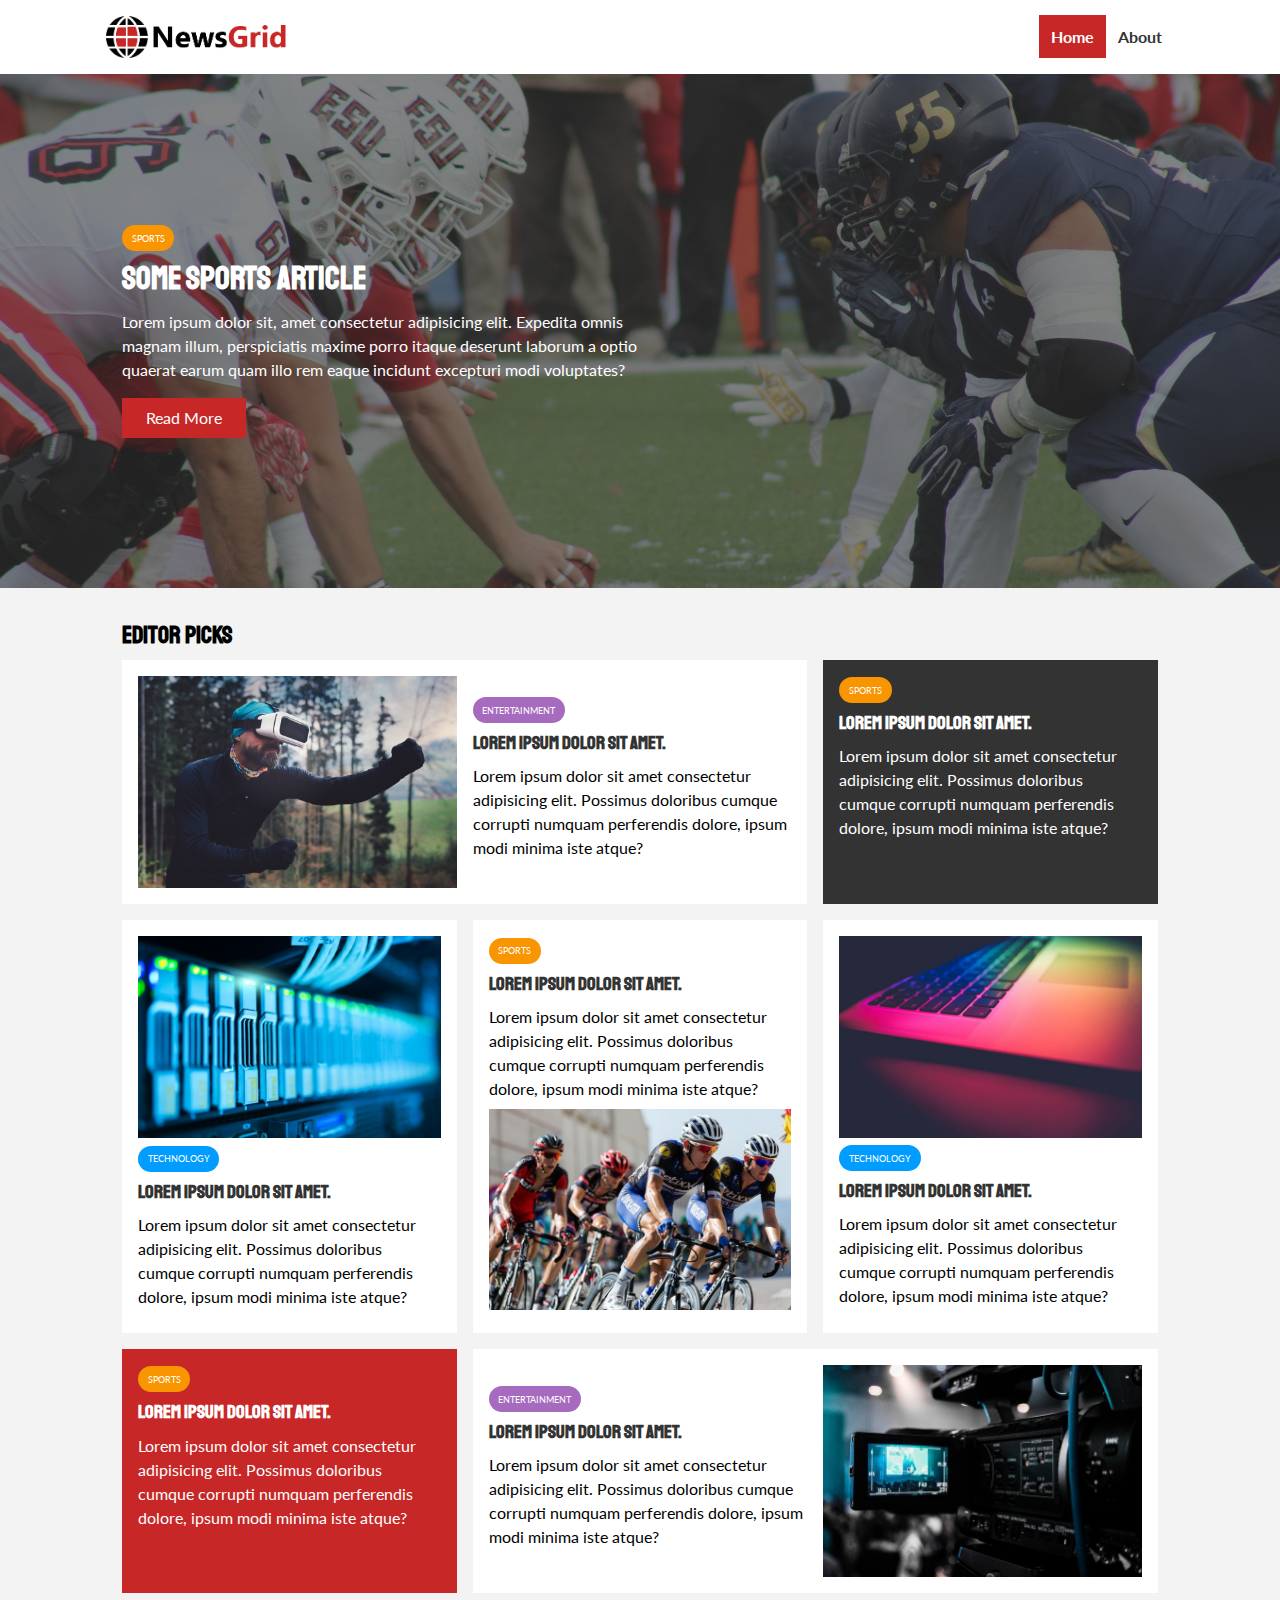
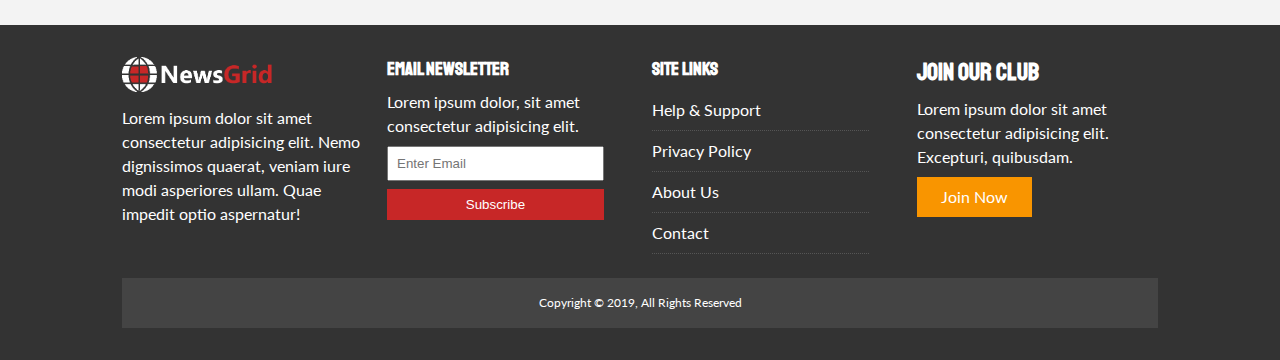
<file: index.html>
<!DOCTYPE html>
<html lang="en">
<head>
  <meta charset="UTF-8">
  <meta name="viewport" content="width=device-width, initial-scale=1.0">
  <meta http-equiv="X-UA-Compatible" content="ie=edge">
  <title>NewsGrid | Latest News</title>
  <link rel="stylesheet" href="https://use.fontawesome.com/releases/v5.8.2/css/all.css" integrity="sha384-oS3vJWv+0UjzBfQzYUhtDYW+Pj2yciDJxpsK1OYPAYjqT085Qq/1cq5FLXAZQ7Ay" crossorigin="anonymous">
  <link href="https://fonts.googleapis.com/css?family=Lato|Staatliches" rel="stylesheet">
  <link rel="stylesheet" href="css/style.css">
  <link rel="stylesheet" media="screen and (max-width: 768px)" href="css/mobile.css">
  <link rel="shortcut icon" type="image/x-icon" href="favicon.ico">
</head>
<body>
  <nav id="main-nav">
    <div class="container">
      <img src="img/logo.png" alt="NewsGrid" class="logo">
      <div class="social">
        <a href="http://facebook.com" target="_blank"><i class="fab fa-facebook fa-2x"></i></a>
        <a href="http://twitter.com" target="_blank"><i class="fab fa-twitter fa-2x"></i></a>
        <a href="http://instagram.com" target="_blank"><i class="fab fa-instagram fa-2x"></i></a>
        <a href="http://youtube.com" target="_blank"><i class="fab fa-youtube fa-2x"></i></a>
      </div>
      <ul>
        <li><a class="current" href="index.html">Home</a></li>
        <li><a href="about.html">About</a></li>
      </ul>
    </div>
  </nav>

  <!-- Showcase -->
  <header id="showcase">
    <div class="container">
      <div class="showcase-container">
        <div class="showcase-content">
          <div class="category category-sports">Sports</div>
          <h1>Some Sports Article</h1>
          <p>Lorem ipsum dolor sit, amet consectetur adipisicing elit. Expedita omnis magnam illum, perspiciatis maxime porro itaque deserunt laborum a optio quaerat earum quam illo rem eaque incidunt excepturi modi voluptates?</p>
          <a href="article.html" class="btn btn-primary">Read More</a>
        </div>
      </div>
    </div>
  </header>

  <!-- Home Articles -->
  <section id="home-articles" class="py-2">
    <div class="container">
      <h2>Editor Picks</h2>
      <div class="articles-container">
        <article class="card">
          <img src="img/articles/ent1.jpg" alt="">
          <div>
            <div class="category category-ent">Entertainment</div>
            <h3>
              <a href="article.html">Lorem ipsum dolor sit amet.</a>
            </h3>
            <p>Lorem ipsum dolor sit amet consectetur adipisicing elit. Possimus doloribus cumque corrupti numquam perferendis dolore, ipsum modi minima iste atque?</p>
          </div>
        </article>
        <article class="card bg-dark">
          <div>
            <div class="category category-sports">Sports</div>
            <h3>
              <a href="article.html">Lorem ipsum dolor sit amet.</a>
            </h3>
            <p>Lorem ipsum dolor sit amet consectetur adipisicing elit. Possimus doloribus cumque corrupti numquam perferendis dolore, ipsum modi minima iste atque?</p>
          </div>
        </article>
        <article class="card">
          <img src="img/articles/tech1.jpg" alt="">
          <div>
            <div class="category category-tech">Technology</div>
            <h3>
              <a href="article.html">Lorem ipsum dolor sit amet.</a>
            </h3>
            <p>Lorem ipsum dolor sit amet consectetur adipisicing elit. Possimus doloribus cumque corrupti numquam perferendis dolore, ipsum modi minima iste atque?</p>
          </div>
        </article>
        <article class="card">
          <div>
            <div class="category category-sports">Sports</div>
            <h3>
              <a href="article.html">Lorem ipsum dolor sit amet.</a>
            </h3>
            <p>Lorem ipsum dolor sit amet consectetur adipisicing elit. Possimus doloribus cumque corrupti numquam perferendis dolore, ipsum modi minima iste atque?</p>
            <img src="img/articles/sports1.jpg" alt="">
          </div>
        </article>
        <article class="card">
          <img src="img/articles/tech2.jpg" alt="">
          <div>
            <div class="category category-tech">Technology</div>
            <h3>
              <a href="article.html">Lorem ipsum dolor sit amet.</a>
            </h3>
            <p>Lorem ipsum dolor sit amet consectetur adipisicing elit. Possimus doloribus cumque corrupti numquam perferendis dolore, ipsum modi minima iste atque?</p>
          </div>
        </article>
        <article class="card bg-primary">
          <div>
            <div class="category category-sports">Sports</div>
            <h3>
              <a href="article.html">Lorem ipsum dolor sit amet.</a>
            </h3>
            <p>Lorem ipsum dolor sit amet consectetur adipisicing elit. Possimus doloribus cumque corrupti numquam perferendis dolore, ipsum modi minima iste atque?</p>
          </div>
        </article>
        <article class="card">
          <div>
            <div class="category category-ent">Entertainment</div>
            <h3>
              <a href="article.html">Lorem ipsum dolor sit amet.</a>
            </h3>
            <p>Lorem ipsum dolor sit amet consectetur adipisicing elit. Possimus doloribus cumque corrupti numquam perferendis dolore, ipsum modi minima iste atque?</p>
          </div>
          <img src="img/articles/ent2.jpg" alt="">
        </article>
      </div>
    </div>
  </section>

  <!-- Footer -->
  <footer id="main-footer" class="py-2">
    <div class="container footer-container">
      <div>
        <img src="img/logo_light.png" alt="NewsGrid">
        <p>Lorem ipsum dolor sit amet consectetur adipisicing elit. Nemo dignissimos quaerat, veniam iure modi asperiores ullam. Quae impedit optio aspernatur!</p>
      </div>
      <div>
        <h3>Email Newsletter</h3>
        <p>Lorem ipsum dolor, sit amet consectetur adipisicing elit.</p>
        <form name="contact" method="POST" data-netlify="true">
          <input type="email" name="email" placeholder="Enter Email">
          <input type="submit" value="Subscribe" class="btn btn-primary">
        </form>
      </div>
      <div>
        <h3>Site Links</h3>
        <ul class="list">
          <li><a href="#">Help & Support</a></li>
          <li><a href="#">Privacy Policy</a></li>
          <li><a href="#">About Us</a></li>
          <li><a href="#">Contact</a></li>
        </ul>
      </div>
      <div>
        <h2>Join Our Club</h2>
        <p>Lorem ipsum dolor sit amet consectetur adipisicing elit. Excepturi, quibusdam.</p>
        <a href="#" class="btn btn-secondary">Join Now</a>
      </div>
      <div>
        <p>Copyright &copy; 2019, All Rights Reserved</p>
      </div>
    </div>
  </footer>

</body>
</html>
</file>
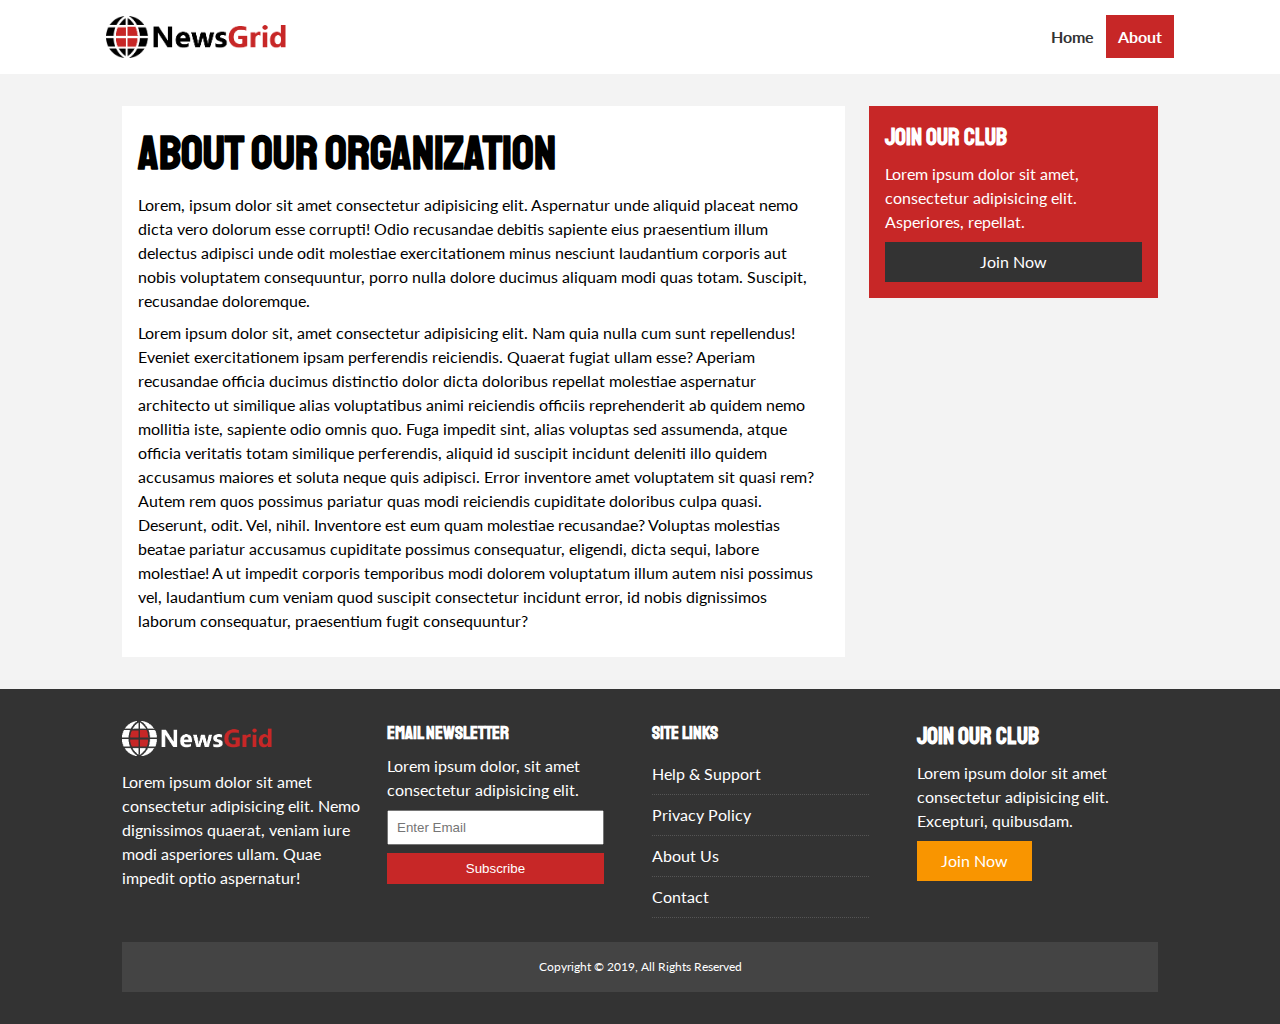
<file: about.html>
<!DOCTYPE html>
<html lang="en">
<head>
  <meta charset="UTF-8">
  <meta name="viewport" content="width=device-width, initial-scale=1.0">
  <meta http-equiv="X-UA-Compatible" content="ie=edge">
  <title>NewsGrid | About</title>
  <link rel="stylesheet" href="https://use.fontawesome.com/releases/v5.8.2/css/all.css" integrity="sha384-oS3vJWv+0UjzBfQzYUhtDYW+Pj2yciDJxpsK1OYPAYjqT085Qq/1cq5FLXAZQ7Ay" crossorigin="anonymous">
  <link href="https://fonts.googleapis.com/css?family=Lato|Staatliches" rel="stylesheet">
  <link rel="stylesheet" href="css/style.css">
  <link rel="stylesheet" media="screen and (max-width: 768px)" href="css/mobile.css">
  <link rel="shortcut icon" type="image/x-icon" href="favicon.ico">
</head>
<body>
  <nav id="main-nav">
    <div class="container">
      <img src="img/logo.png" alt="NewsGrid" class="logo">
      <div class="social">
        <a href="http://facebook.com" target="_blank"><i class="fab fa-facebook fa-2x"></i></a>
        <a href="http://twitter.com" target="_blank"><i class="fab fa-twitter fa-2x"></i></a>
        <a href="http://instagram.com" target="_blank"><i class="fab fa-instagram fa-2x"></i></a>
        <a href="http://youtube.com" target="_blank"><i class="fab fa-youtube fa-2x"></i></a>
      </div>
      <ul>
        <li><a href="index.html">Home</a></li>
        <li><a class="current" href="about.html">About</a></li>
      </ul>
    </div>
  </nav>

  <section id="about">
    <div class="container">
      <div class="page-container">
        <article class="card">
          <h1 class="l-heading">About Our Organization</h1>
          <p>Lorem, ipsum dolor sit amet consectetur adipisicing elit. Aspernatur unde aliquid placeat nemo dicta vero dolorum esse corrupti! Odio recusandae debitis sapiente eius praesentium illum delectus adipisci unde odit molestiae exercitationem minus nesciunt laudantium corporis aut nobis voluptatem consequuntur, porro nulla dolore ducimus aliquam modi quas totam. Suscipit, recusandae doloremque.</p>
          <p>Lorem ipsum dolor sit, amet consectetur adipisicing elit. Nam quia nulla cum sunt repellendus! Eveniet exercitationem ipsam perferendis reiciendis. Quaerat fugiat ullam esse? Aperiam recusandae officia ducimus distinctio dolor dicta doloribus repellat molestiae aspernatur architecto ut similique alias voluptatibus animi reiciendis officiis reprehenderit ab quidem nemo mollitia iste, sapiente odio omnis quo. Fuga impedit sint, alias voluptas sed assumenda, atque officia veritatis totam similique perferendis, aliquid id suscipit incidunt deleniti illo quidem accusamus maiores et soluta neque quis adipisci. Error inventore amet voluptatem sit quasi rem? Autem rem quos possimus pariatur quas modi reiciendis cupiditate doloribus culpa quasi. Deserunt, odit. Vel, nihil. Inventore est eum quam molestiae recusandae? Voluptas molestias beatae pariatur accusamus cupiditate possimus consequatur, eligendi, dicta sequi, labore molestiae! A ut impedit corporis temporibus modi dolorem voluptatum illum autem nisi possimus vel, laudantium cum veniam quod suscipit consectetur incidunt error, id nobis dignissimos laborum consequatur, praesentium fugit consequuntur?</p>
        </article>
        <aside class= "card bg-primary">
          <h2>Join Our Club</h2>
          <p>Lorem ipsum dolor sit amet, consectetur adipisicing elit. Asperiores, repellat.</p>
          <a href="#" class="btn btn-dark btn-block">Join Now</a>
        </aside>
      </div>
    </div>
  </section>

  <!-- Footer -->
  <footer id="main-footer" class="py-2">
    <div class="container footer-container">
      <div>
        <img src="img/logo_light.png" alt="NewsGrid">
        <p>Lorem ipsum dolor sit amet consectetur adipisicing elit. Nemo dignissimos quaerat, veniam iure modi asperiores ullam. Quae impedit optio aspernatur!</p>
      </div>
      <div>
        <h3>Email Newsletter</h3>
        <p>Lorem ipsum dolor, sit amet consectetur adipisicing elit.</p>
        <form name="contact" method="POST" data-netlify="true">
          <input type="email" name="email" placeholder="Enter Email">
          <input type="submit" value="Subscribe" class="btn btn-primary">
        </form>
      </div>
      <div>
        <h3>Site Links</h3>
        <ul class="list">
          <li><a href="#">Help & Support</a></li>
          <li><a href="#">Privacy Policy</a></li>
          <li><a href="#">About Us</a></li>
          <li><a href="#">Contact</a></li>
        </ul>
      </div>
      <div>
        <h2>Join Our Club</h2>
        <p>Lorem ipsum dolor sit amet consectetur adipisicing elit. Excepturi, quibusdam.</p>
        <a href="#" class="btn btn-secondary">Join Now</a>
      </div>
      <div>
        <p>Copyright &copy; 2019, All Rights Reserved</p>
      </div>
    </div>
  </footer>

</body>
</html>
</file>
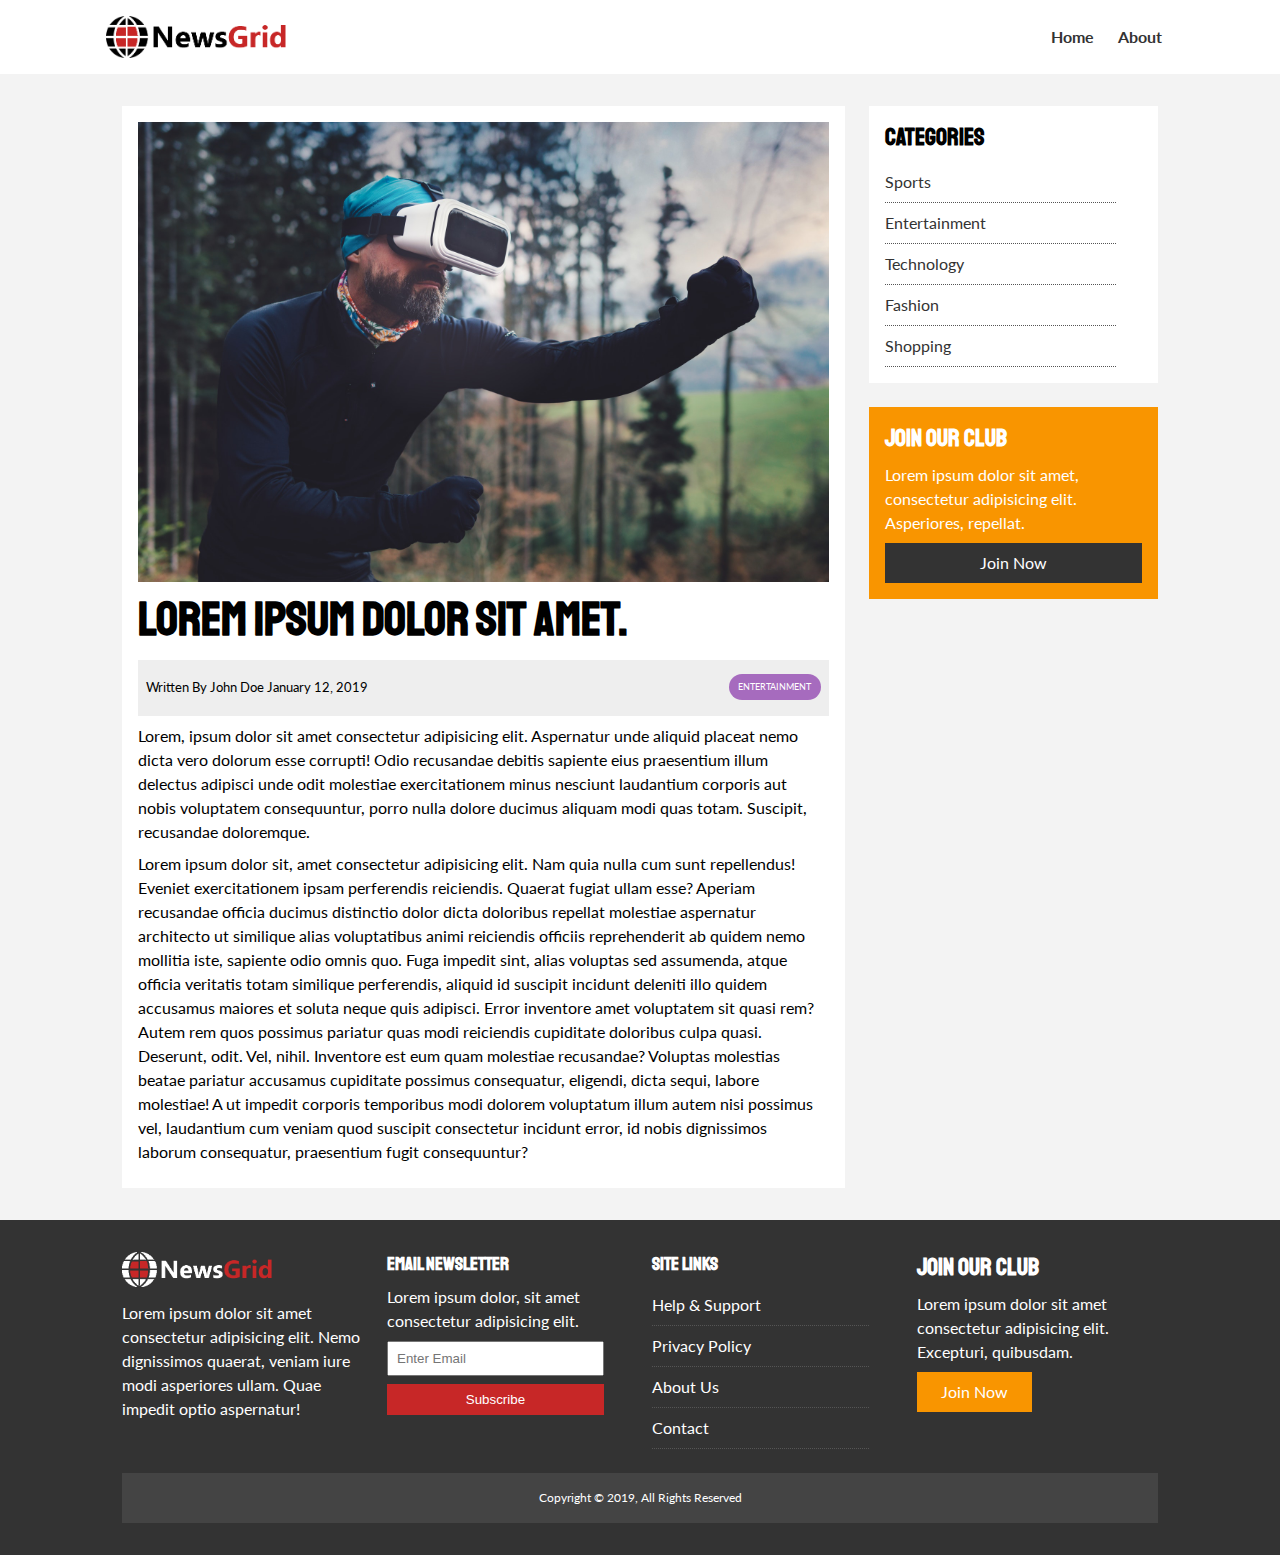
<file: article.html>
<!DOCTYPE html>
<html lang="en">
<head>
  <meta charset="UTF-8">
  <meta name="viewport" content="width=device-width, initial-scale=1.0">
  <meta http-equiv="X-UA-Compatible" content="ie=edge">
  <title>NewsGrid | Latest News</title>
  <link rel="stylesheet" href="https://use.fontawesome.com/releases/v5.8.2/css/all.css" integrity="sha384-oS3vJWv+0UjzBfQzYUhtDYW+Pj2yciDJxpsK1OYPAYjqT085Qq/1cq5FLXAZQ7Ay" crossorigin="anonymous">
  <link href="https://fonts.googleapis.com/css?family=Lato|Staatliches" rel="stylesheet">
  <link rel="stylesheet" href="css/style.css">
  <link rel="stylesheet" media="screen and (max-width: 768px)" href="css/mobile.css">
  <link rel="shortcut icon" type="image/x-icon" href="favicon.ico">
</head>
<body>
  <nav id="main-nav">
    <div class="container">
      <img src="img/logo.png" alt="NewsGrid" class="logo">
      <div class="social">
        <a href="http://facebook.com" target="_blank"><i class="fab fa-facebook fa-2x"></i></a>
        <a href="http://twitter.com" target="_blank"><i class="fab fa-twitter fa-2x"></i></a>
        <a href="http://instagram.com" target="_blank"><i class="fab fa-instagram fa-2x"></i></a>
        <a href="http://youtube.com" target="_blank"><i class="fab fa-youtube fa-2x"></i></a>
      </div>
      <ul>
        <li><a href="index.html">Home</a></li>
        <li><a href="about.html">About</a></li>
      </ul>
    </div>
  </nav>

<section id="article">
    <div class="container">
      <div class="page-container">
        <article class="card">
          <img src="img/articles/ent1.jpg" alt="">
          <h1 class="l-heading">Lorem ipsum dolor sit amet.</h1>
          <div class="meta">
            <small>
              <i class="fas fa-user"></i> Written By John Doe January 12, 2019
            </small>
            <div class="category category-ent">Entertainment</div>
          </div>
          <p>Lorem, ipsum dolor sit amet consectetur adipisicing elit. Aspernatur unde aliquid placeat nemo dicta vero dolorum esse corrupti! Odio recusandae debitis sapiente eius praesentium illum delectus adipisci unde odit molestiae exercitationem minus nesciunt laudantium corporis aut nobis voluptatem consequuntur, porro nulla dolore ducimus aliquam modi quas totam. Suscipit, recusandae doloremque.</p>
          <p>Lorem ipsum dolor sit, amet consectetur adipisicing elit. Nam quia nulla cum sunt repellendus! Eveniet exercitationem ipsam perferendis reiciendis. Quaerat fugiat ullam esse? Aperiam recusandae officia ducimus distinctio dolor dicta doloribus repellat molestiae aspernatur architecto ut similique alias voluptatibus animi reiciendis officiis reprehenderit ab quidem nemo mollitia iste, sapiente odio omnis quo. Fuga impedit sint, alias voluptas sed assumenda, atque officia veritatis totam similique perferendis, aliquid id suscipit incidunt deleniti illo quidem accusamus maiores et soluta neque quis adipisci. Error inventore amet voluptatem sit quasi rem? Autem rem quos possimus pariatur quas modi reiciendis cupiditate doloribus culpa quasi. Deserunt, odit. Vel, nihil. Inventore est eum quam molestiae recusandae? Voluptas molestias beatae pariatur accusamus cupiditate possimus consequatur, eligendi, dicta sequi, labore molestiae! A ut impedit corporis temporibus modi dolorem voluptatum illum autem nisi possimus vel, laudantium cum veniam quod suscipit consectetur incidunt error, id nobis dignissimos laborum consequatur, praesentium fugit consequuntur?</p>
        </article>
        
        <aside id="categoryies" class="card">
          <h2>Categories</h2>
          <ul class="list">
            <li><a href="#"><i class="fas fa-chevron-right"></i> Sports</a></li>
            <li><a href="#"><i class="fas fa-chevron-right"></i> Entertainment</a></li>
            <li><a href="#"><i class="fas fa-chevron-right"></i> Technology</a></li>
            <li><a href="#"><i class="fas fa-chevron-right"></i> Fashion</a></li>
            <li><a href="#"><i class="fas fa-chevron-right"></i> Shopping</a></li>
          </ul>
        </aside>

        <aside class= "card bg-secondary">
          <h2>Join Our Club</h2>
          <p>Lorem ipsum dolor sit amet, consectetur adipisicing elit. Asperiores, repellat.</p>
          <a href="#" class="btn btn-dark btn-block">Join Now</a>
        </aside>
      </div>
    </div>
  </section>

  <!-- Footer -->
  <footer id="main-footer" class="py-2">
    <div class="container footer-container">
      <div>
        <img src="img/logo_light.png" alt="NewsGrid">
        <p>Lorem ipsum dolor sit amet consectetur adipisicing elit. Nemo dignissimos quaerat, veniam iure modi asperiores ullam. Quae impedit optio aspernatur!</p>
      </div>
      <div>
        <h3>Email Newsletter</h3>
        <p>Lorem ipsum dolor, sit amet consectetur adipisicing elit.</p>
        <form name="contact" method="POST" data-netlify="true">
          <input type="email" name="email" placeholder="Enter Email">
          <input type="submit" value="Subscribe" class="btn btn-primary">
        </form>
      </div>
      <div>
        <h3>Site Links</h3>
        <ul class="list">
          <li><a href="#">Help & Support</a></li>
          <li><a href="#">Privacy Policy</a></li>
          <li><a href="#">About Us</a></li>
          <li><a href="#">Contact</a></li>
        </ul>
      </div>
      <div>
        <h2>Join Our Club</h2>
        <p>Lorem ipsum dolor sit amet consectetur adipisicing elit. Excepturi, quibusdam.</p>
        <a href="#" class="btn btn-secondary">Join Now</a>
      </div>
      <div>
        <p>Copyright &copy; 2019, All Rights Reserved</p>
      </div>
    </div>
  </footer>

</body>
</html>
</file>
<file: css/style.css>
:root {
  --primary-color: #c72727;
  --secondary-color: #f99500;
  --light-color: #f3f3f3;
  --dark-color: #333;
  --max-width: 1100px;
}

.category {
  --sports-color: #f99500;
  --ent-color: #a66bbe;
  --tech-color: #009cff;
}

* {
  margin: 0;
  padding: 0;
  box-sizing: border-box;
}

body {
  font-family: 'Lato', sans-serif;
  line-height: 1.5;
  background: var(--light-color);
}

a {
  color: #333;
  text-decoration: none;
}

ul {
  list-style: none;
}

p {
  margin: 0.5rem 0;
}

img {
  width: 100%;
}

h1, h2, h3, h4, h5, h6 {
  font-family: 'Staatliches', sans-serif;
  margin-bottom: 0.55rem;
  line-height: 1.3;
}

/* Utility */
.container {
  max-width: var(--max-width);
  margin: auto;
  padding: 0 2rem;
  overflow: hidden;
}

.category {
  display: inline-block;
  color: #fff;
  font-size: 0.55rem;
  text-transform: uppercase;
  padding: 0.4rem 0.6rem;
  border-radius: 15px;
  margin-bottom: 0.5rem;
}

.category-sports { background: var(--sports-color); }
.category-ent { background: var(--ent-color); }
.category-tech { background: var(--tech-color); }

.btn {
  display: inline-block;
  border: none;
  background: var(--dark-color);
  color: #fff;
  padding: 0.5rem 1.5rem;
}

.btn-light { background: var(--light-color); }
.btn-primary { background: var(--primary-color); }
.btn-secondary { background: var(--secondary-color); }

.btn:hover {
  opacity: 0.9;
}

.btn-block {
  display: block;
  width: 100%;
  text-align: center;
}

.card {
  background: #fff;
  padding: 1rem;
}

.bg-dark {
  background: var(--dark-color);
  color: #fff;
}

.bg-primary {
  background: var(--primary-color);
  color: #fff;
}

.bg-secondary {
  background: var(--secondary-color);
  color: #fff;
}

.bg-dark h1,
.bg-dark h2,
.bg-dark h3,
.bg-dark a,
.bg-primary h1,
.bg-primary h2,
.bg-primary h3,
.bg-primary a,
.bg-secondary h1,
.bg-secondary h2,
.bg-secondary h3,
.bg-secondary a {
  color: #fff;
}

.py-1 { padding: 1.5rem 0 }
.py-2 { padding: 2rem 0 }
.py-3 { padding: 3rem 0 }

.p-1 { padding: 1.5rem }
.p-2 { padding: 2rem }
.p-3 { padding: 3rem }

.l-heading {
  font-size: 3rem;
}

.list li {
  padding: 0.5rem 0;
  border-bottom: #555 dotted 1px;
  width: 90%;
}

.list li a:hover {
  color: var(--primary-color) !important;
}

/* Inner page grid container */
.page-container {
  display: grid;
  grid-template-columns: 5fr 2fr;
  margin: 2rem 0;
  grid-gap: 1.5rem;
}

.page-container > *:first-child {
  grid-row: 1 / span 3;
}

/* Navigation */
#main-nav {
  background: #fff;
  position: sticky;
  top: 0;
  z-index: 2;
}

#main-nav .container {
  display: grid;
  grid-template-columns: 6fr 3fr 2fr;
  padding: 1rem;
  align-items: center;
}

#main-nav .logo {
  width: 180px;
}

#main-nav ul {
  justify-self: end;
  display: flex;
}

#main-nav ul li a {
  padding: 0.75rem;
  font-weight: bold;
}

#main-nav ul li a.current {
  background: var(--primary-color);
  color: #fff;
}

#main-nav ul li a:hover {
  background: var(--light-color);
  color: var(--dark-color);
}

#main-nav .social {
  justify-self: center;
}

#main-nav .social i {
  color: #777;
  margin-right: 0.5rem;
}

/* Showcase */
#showcase {
  color: #fff;
  background: #333;
  padding: 2rem;
  position: relative;
}

#showcase:before {
  content: '';
  background: url('../img/featured.jpg') no-repeat center center/cover;
  position: absolute;
  top: 0;
  left: 0;
  width: 100%;
  height: 100%;
  opacity: 0.4;
}

#showcase .showcase-container {
  display: grid;
  grid-template-columns: repeat(2, 1fr);
  justify-content: center;
  align-items: center;
  height: 50vh;
}

#showcase .showcase-content {
  z-index: 1;
}

#showcase .showcase-content p {
  margin-bottom: 1rem;
}

/* Home Articles */
#home-articles .articles-container {
  display: grid;
  grid-template-columns: repeat(3, 1fr);
  grid-gap: 1rem;
}

#home-articles .articles-container > *:first-child,
#home-articles .articles-container > *:last-child {
  display: grid;
  grid-template-columns: repeat(2, 1fr);
  grid-gap: 1rem;
  align-items: center;
  grid-column: 1 / span 2;
}

#home-articles .articles-container > *:last-child {
  grid-column: 2 / span 2;
}

#article .meta {
  display: flex;
  justify-content: space-between;
  align-items: center;
  background: #eee;
  padding: 0.5rem;
}

#article .meta .category {
  margin-top: 0.4rem;
}

/* Footer */
#main-footer {
  background: var(--dark-color);
  color: #fff;
}

#main-footer img {
  width: 150px;
}

#main-footer a {
  color: #fff;
}

#main-footer .footer-container {
  display: grid;
  grid-template-columns: repeat(4, 1fr);
  grid-gap: 1.5rem;
}

#main-footer .footer-container > *:last-child {
  background: #444;
  grid-column: 1 / span 4;
  padding: 0.5rem;
  text-align: center;
  font-size: 0.75rem;
}

#main-footer .footer-container input[type='email'] {
  width: 90%;
  padding: 0.5rem;
  margin-bottom: 0.5rem;
}

#main-footer .footer-container input[type='submit'] {
  width: 90%;
}
</file>
<file: css/mobile.css>
/* Navigation */
#main-nav .social {
  display: none;
}

#main-nav .container {
  grid-template-columns: 1fr;
  grid-gap: 1.2rem;
}

#main-nav ul,
#main-nav .logo {
  justify-self: center;
}

#main-nav ul li a {
  padding: 0.5rem;
}

#home-articles .articles-container {
  grid-template-columns: repeat(2, 1fr);
}

#home-articles .articles-container > *:first-child,
#home-articles .articles-container > *:last-child {
  grid-template-columns: 1fr;
  grid-column: 1;
}

@media(max-width: 600px) {
  /* Stack Grid Items */
  #showcase .showcase-container,
  #home-articles .articles-container,
  #main-footer .footer-container {
    grid-template-columns: 1fr;
  }

  #main-footer .footer-container > *:last-child {
    grid-column: 1;
  }

  #main-footer .footer-container > *:first-child,
  #main-footer .footer-container > *:nth-child(2) {
    border-bottom: #444 dotted 1px;
    padding-bottom: 1rem;
  }

  .page-container {
    grid-template-columns: 1fr;
    text-align: center;
  }

  .page-container > *:first-child {
    grid-row: 1;
  }

  .l-heading {
    font-size: 2rem;
  }
}
</file>
